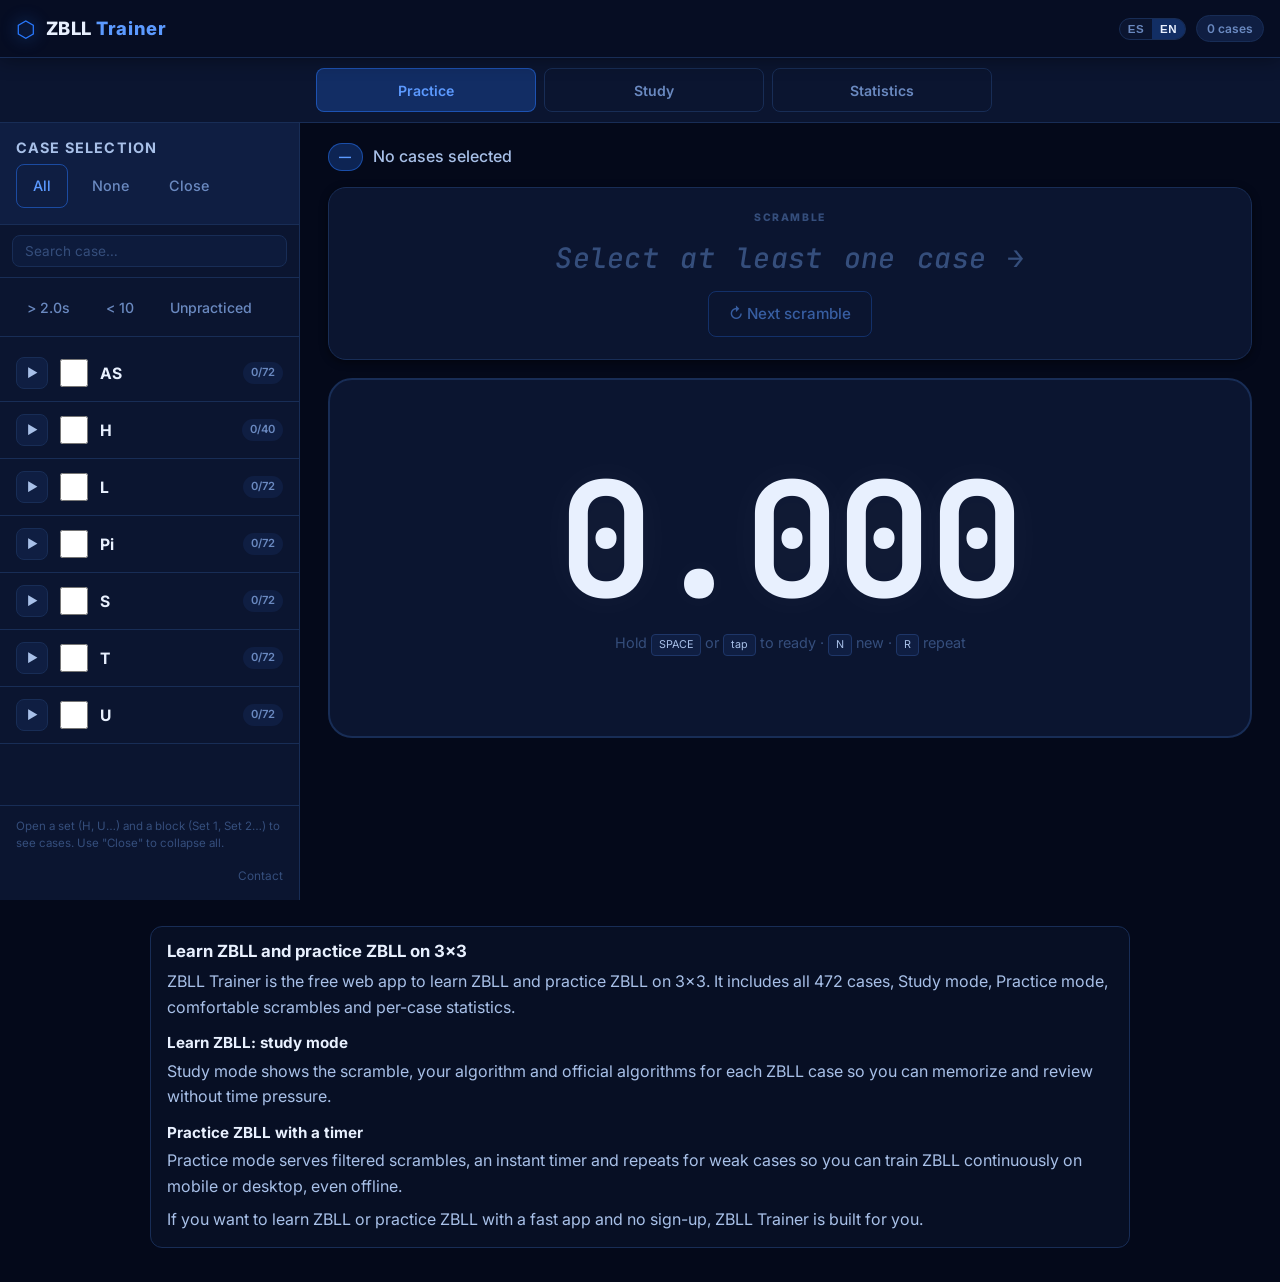
<file: index.html>
<!DOCTYPE html>
<html lang="es">
<head>
  <!-- Google Tag Manager -->
  <script>(function(w,d,s,l,i){w[l]=w[l]||[];w[l].push({'gtm.start':
  new Date().getTime(),event:'gtm.js'});var f=d.getElementsByTagName(s)[0],
  j=d.createElement(s),dl=l!='dataLayer'?'&l='+l:'';j.async=true;j.src=
  'https://www.googletagmanager.com/gtm.js?id='+i+dl;f.parentNode.insertBefore(j,f);
  })(window,document,'script','dataLayer','GTM-WMHRV88R');</script>
  <!-- End Google Tag Manager -->
  <!-- Google tag (gtag.js) -->
  <script async src="https://www.googletagmanager.com/gtag/js?id=G-3593456PPB"></script>
  <script>
    window.dataLayer = window.dataLayer || [];
    function gtag(){dataLayer.push(arguments);}
    gtag('js', new Date());
    gtag('config', 'G-3593456PPB');
  </script>
  <meta charset="UTF-8" />
  <meta name="viewport" content="width=device-width, initial-scale=1.0, viewport-fit=cover" />
  <meta name="description" content="Aprende y practica ZBLL en cubo 3x3 gratis. Modo Aprender, modo Practicar, 472 casos ZBLL, cronómetro, estadísticas y uso offline." />
  <meta name="keywords" content="aprender ZBLL, practicar ZBLL, entrenar ZBLL, ZBLL 3x3, ZBLL trainer, learn ZBLL, practice ZBLL, algoritmos ZBLL" />
  <meta name="robots" content="index,follow,max-image-preview:large,max-snippet:-1,max-video-preview:-1" />
  <link rel="canonical" href="https://zblltrainer.com/" />
  <link rel="alternate" hreflang="es" href="https://zblltrainer.com/" />
  <link rel="alternate" hreflang="en" href="https://zblltrainer.com/en.html" />
  <link rel="alternate" hreflang="x-default" href="https://zblltrainer.com/" />

  <meta property="og:locale" content="es_ES" />
  <meta property="og:locale:alternate" content="en_US" />
  <meta property="og:type" content="website" />
  <meta property="og:site_name" content="ZBLL Trainer" />
  <meta property="og:title" content="Aprender y practicar ZBLL 3x3 | ZBLL Trainer" />
  <meta property="og:description" content="Aprende y practica ZBLL en cubo 3x3: modo Aprender, modo Practicar, cronómetro, estadísticas y app offline." />
  <meta property="og:url" content="https://zblltrainer.com/" />
  <meta property="og:image" content="https://zblltrainer.com/icon-512.png" />

  <meta name="twitter:card" content="summary_large_image" />
  <meta name="twitter:title" content="Aprender y practicar ZBLL 3x3 | ZBLL Trainer" />
  <meta name="twitter:description" content="Aprende y practica ZBLL en cubo 3x3 gratis. Modo Aprender, modo Practicar, cronómetro y estadísticas por caso." />
  <meta name="twitter:image" content="https://zblltrainer.com/icon-512.png" />
  <meta name="theme-color" content="#0d1b3e" />
  <meta name="apple-mobile-web-app-capable" content="yes" />
  <meta name="apple-mobile-web-app-status-bar-style" content="black-translucent" />
  <meta name="apple-mobile-web-app-title" content="ZBLL Trainer" />

  <title>Aprender y practicar ZBLL 3x3 | ZBLL Trainer</title>

  <link rel="manifest" href="manifest.json" />
  <link rel="icon" href="favicon.ico" sizes="any" />
  <link rel="icon" type="image/png" sizes="32x32" href="favicon-32x32.png" />
  <link rel="icon" type="image/png" sizes="48x48" href="favicon-48x48.png" />
  <link rel="icon" type="image/png" sizes="96x96" href="favicon-96x96.png" />
  <link rel="apple-touch-icon" sizes="180x180" href="apple-touch-icon.png" />

  <link rel="preconnect" href="https://fonts.googleapis.com" />
  <link rel="preconnect" href="https://fonts.gstatic.com" crossorigin />
  <link href="https://fonts.googleapis.com/css2?family=Inter:wght@300;400;500;600;700;800&family=JetBrains+Mono:wght@400;500;700&display=swap" rel="stylesheet" />

  <link rel="stylesheet" href="styles.css" />

  <script type="application/ld+json">
  {
    "@context": "https://schema.org",
    "@graph": [
      {
        "@type": "WebSite",
        "name": "ZBLL Trainer",
        "alternateName": ["Aprender ZBLL", "Practicar ZBLL", "ZBLL Trainer 3x3"],
        "url": "https://zblltrainer.com/",
        "inLanguage": ["es", "en"],
        "description": "Web para aprender ZBLL y practicar ZBLL en cubo 3x3 con cronómetro, estadísticas y modo offline."
      },
      {
        "@type": "SoftwareApplication",
        "name": "ZBLL Trainer",
        "applicationCategory": "GameApplication",
        "operatingSystem": "Web",
        "inLanguage": ["es", "en"],
        "url": "https://zblltrainer.com/",
        "description": "Aplicación web gratuita para aprender ZBLL y practicar casos ZBLL en cubo 3x3 con cronómetro, estadísticas y modo offline.",
        "offers": {
          "@type": "Offer",
          "price": "0",
          "priceCurrency": "EUR"
        },
        "keywords": "aprender ZBLL, practicar ZBLL, entrenar ZBLL, ZBLL 3x3, learn ZBLL, practice ZBLL"
      }
    ]
  }
  </script>
</head>
<body>
  <!-- Google Tag Manager (noscript) -->
  <noscript><iframe src="https://www.googletagmanager.com/ns.html?id=GTM-WMHRV88R"
  height="0" width="0" style="display:none;visibility:hidden"></iframe></noscript>
  <!-- End Google Tag Manager (noscript) -->

  <header id="app-header" class="app-header">
    <div class="header-inner">
      <button id="sidebar-toggle" class="icon-btn" data-i18n-aria="header.toggleSidebar" aria-expanded="false">
        <span class="hamburger" aria-hidden="true">
          <span></span><span></span><span></span>
        </span>
      </button>

      <div class="header-brand">
        <span class="brand-cube" aria-hidden="true">⬡</span>
        <h1 class="brand-title">ZBLL <span class="brand-accent">Trainer</span></h1>
      </div>

      <div class="header-actions">
        <div class="lang-switch" role="group" data-i18n-aria="header.langSwitch">
          <button type="button" class="lang-btn" data-lang-btn="es" aria-pressed="true">ES</button>
          <button type="button" class="lang-btn" data-lang-btn="en" aria-pressed="false">EN</button>
        </div>
        <div id="selected-count-badge" class="badge" data-i18n-title="header.selectedCases">0 casos</div>
        <button id="install-btn" class="btn btn-accent btn-sm" style="display:none" data-i18n-aria="header.installApp">
          <span data-i18n="header.install">Instalar</span>
        </button>
      </div>
    </div>
  </header>

  <div class="app-shell">
  <nav class="app-nav" data-i18n-aria="nav.sections">
    <div class="app-nav-inner">
      <button type="button" class="app-nav-btn active" data-view="practice" aria-current="page" data-i18n="nav.practice">Practicar</button>
      <button type="button" class="app-nav-btn" data-view="study" data-i18n="nav.study">Aprender</button>
      <button type="button" class="app-nav-btn" data-view="stats" data-i18n="nav.stats">Estadísticas</button>
    </div>
  </nav>

  <div class="app-layout">

    <div id="sidebar-overlay" class="sidebar-overlay" aria-hidden="true"></div>

    <aside id="sidebar" class="sidebar" data-i18n-aria="sidebar.casesLabel">
      <div class="sidebar-head">
        <h2 id="sidebar-title" class="sidebar-title" data-i18n="sidebar.title">Selección de Casos</h2>
        <div class="sidebar-bulk-actions">
          <button id="select-all-btn" class="btn btn-sm btn-outline" data-i18n="sidebar.selectAll">Todo</button>
          <button id="deselect-all-btn" class="btn btn-sm btn-ghost" data-i18n="sidebar.deselectAll">Ninguno</button>
          <button id="collapse-all-btn" class="btn btn-sm btn-ghost" data-i18n="sidebar.collapseAll" data-i18n-title="sidebar.collapseAllTitle">Cerrar</button>
        </div>
      </div>

      <div class="sidebar-search">
        <input type="search" id="case-search" class="search-input" data-i18n-placeholder="sidebar.search" placeholder="Buscar caso…" autocomplete="off" />
      </div>

      <div class="sidebar-train-tools" data-i18n-aria="sidebar.trainTools">
        <button id="filter-slow-btn" class="btn btn-sm btn-ghost" data-i18n-title="sidebar.filterSlowTitle">&gt; 2.0s</button>
        <button id="filter-low-btn" class="btn btn-sm btn-ghost" data-i18n-title="sidebar.filterLowTitle">&lt; 10</button>
        <button id="filter-unseen-btn" class="btn btn-sm btn-ghost" data-i18n="sidebar.filterUnseen" data-i18n-title="sidebar.filterUnseenTitle">Sin practicar</button>
      </div>

      <div id="accordion" class="accordion" role="list"></div>

      <div class="sidebar-footer">
        <p class="sidebar-hint" data-i18n="sidebar.hint">Abre un set (H, U…) y un bloque (Set 1, Set 2…) para ver los casos. Usa «Cerrar» para plegar todo.</p>
        <p class="sidebar-contact-link-wrap">
          <a
            class="sidebar-contact-link"
            href="https://mail.google.com/mail/?view=cm&fs=1&to=contact@zblltrainer.com&su=Contacto%20desde%20ZBLL%20Trainer"
            target="_blank"
            rel="noopener noreferrer"
            data-i18n="sidebar.contact"
            data-i18n-aria="sidebar.contactAria"
          >
            Contacto
          </a>
        </p>
      </div>
    </aside>

    <main id="main-content" class="main-content" aria-label="Main">

      <div id="practice-view" class="practice-view">
      <div id="practice-top" class="practice-top">
        <div id="case-info-bar" class="case-info-bar">
          <span id="info-set" class="info-badge info-set">—</span>
          <span id="info-case" class="info-case" data-i18n="practice.selectToStart">Selecciona casos para empezar</span>
          <span id="info-alg-count" class="info-alg-count"></span>
        </div>

        <section id="scramble-section" class="scramble-section" data-i18n-aria="practice.scrambleSection">
          <p class="scramble-label" data-i18n="practice.scramble">SCRAMBLE</p>
          <div id="scramble-moves" class="scramble-moves" aria-live="polite">
            <span class="scramble-placeholder" data-i18n="practice.loading">Cargando casos…</span>
          </div>
          <div class="scramble-actions">
            <button id="next-scramble-btn" class="btn btn-outline btn-sm" type="button" data-i18n="practice.nextScramble" data-i18n-aria="practice.nextScrambleAria">
              ↻ Siguiente scramble
            </button>
          </div>
        </section>
      </div>

      <section
        id="timer-area"
        class="timer-area"
        tabindex="0"
        role="button"
        data-i18n-aria="timer.area"
        aria-live="polite"
      >
        <div id="timer-display" class="timer-display" data-phase="idle">
          <span id="timer-value">0.000</span>
        </div>
        <p id="timer-hint" class="timer-hint" data-i18n-html="timer.idle">
          Mantén <kbd>ESPACIO</kbd> o <kbd>toca</kbd> la pantalla para preparar
        </p>
      </section>

      <section id="result-section" class="result-section hidden" data-i18n-aria="result.section">
        <div class="result-inner">

          <div class="result-time-row">
            <span class="result-label" data-i18n="result.time">Tiempo:</span>
            <span id="result-time" class="result-time-val">—</span>
            <button id="discard-last-time-btn" class="btn btn-sm btn-outline hidden" type="button" data-i18n="result.discard" data-i18n-title="result.discardTitle">
              🗑 Descartar tiempo
            </button>
            <button id="repeat-weak-btn" class="btn btn-sm btn-outline hidden" data-i18n="result.repeat" data-i18n-title="result.repeatTitle">Repetir caso</button>
            <button id="open-study-btn" class="btn btn-sm btn-outline hidden" type="button" data-i18n="result.learn" data-i18n-title="result.learnTitle">📖 Aprender caso</button>
          </div>

          <div class="result-case-row">
            <div class="result-image-wrap">
              <img
                id="case-img"
                class="case-img"
                data-i18n-aria="result.caseDiagram"
                alt="Diagrama del caso ZBLL"
                loading="lazy"
              />
              <div id="case-img-fallback" class="case-img-fallback hidden">
                <span data-i18n="result.noImageOffline">Sin imagen offline</span>
              </div>
            </div>

            <div class="result-alg-wrap">
              <p class="result-alg-label" data-i18n="result.algorithm">Algoritmo:</p>
              <code id="result-alg-text" class="result-alg-code"></code>
              <p class="result-alg-case">
                <span id="result-case-name"></span>
              </p>
            </div>
          </div>

        </div>
      </section>
      </div>

      <section id="study-view" class="study-view" data-i18n-aria="study.section">
        <div class="study-empty" id="study-empty">
          <p data-i18n="study.empty">Elige un caso en el panel izquierdo para ver su imagen, algoritmos y tus notas.</p>
        </div>

        <div id="study-detail" class="study-detail hidden">
          <div class="study-detail-head">
            <div class="study-case-title">
              <span id="study-set-badge" class="info-badge info-set">—</span>
              <h2 id="study-case-name" class="study-case-name">—</h2>
            </div>
            <div class="study-nav">
              <button type="button" id="study-prev-btn" class="btn btn-outline btn-sm" data-i18n="study.prev" data-i18n-aria="study.prevAria">← Anterior</button>
              <button type="button" id="study-next-btn" class="btn btn-outline btn-sm" data-i18n="study.next" data-i18n-aria="study.nextAria">Siguiente →</button>
            </div>
          </div>

          <div class="study-layout">
            <div class="study-visual">
              <div class="study-img-wrap">
                <img id="study-case-img" class="study-case-img case-img" data-i18n-aria="result.caseDiagram" alt="Diagrama del caso ZBLL" loading="eager" decoding="async" />
                <div id="study-img-fallback" class="case-img-fallback hidden"><span data-i18n="study.noImage">Sin imagen</span></div>
              </div>
              <button type="button" id="study-practice-btn" class="btn btn-accent" data-i18n="study.practiceOnly">Practicar solo este caso</button>
            </div>

            <div class="study-fields">
              <div class="study-block study-block-setup">
                <h3 class="study-block-title" data-i18n="study.setup">Mezcla</h3>
                <div id="study-setup-moves" class="study-setup-moves" aria-live="polite"></div>
                <button type="button" id="study-setup-copy-btn" class="btn btn-outline btn-sm" data-i18n="study.copySetup">Copiar mezcla</button>
              </div>

              <div class="study-block study-block-primary">
                <h3 class="study-block-title" data-i18n="study.myAlg">Mi algoritmo</h3>
                <div class="study-my-alg-row">
                  <div id="study-my-alg-view" class="study-my-alg-view">
                    <p id="study-my-alg-empty" class="study-my-alg-empty" data-i18n="study.noCustomAlg">Sin versión personalizada</p>
                    <p id="study-my-alg-display" class="study-my-alg-display hidden"></p>
                  </div>
                  <button type="button" id="study-alg-edit-btn" class="study-edit-btn" data-i18n-title="study.editAlg" data-i18n-aria="study.editAlgAria">
                    <span class="study-edit-icon" aria-hidden="true">✎</span>
                  </button>
                </div>
                <textarea id="study-alg-input" class="study-textarea mono hidden" rows="4" data-i18n-placeholder="study.algPlaceholder" placeholder="Ej: (R U R') (U') (R U2 R')"></textarea>

                <div id="study-notes-below" class="study-notes-below hidden">
                  <p id="study-notes-display" class="study-notes-display"></p>
                  <button type="button" id="study-notes-edit-btn" class="btn btn-ghost btn-sm study-notes-edit-link" data-i18n="study.editNotes">Editar observación</button>
                </div>
              </div>

              <div class="study-block">
                <h3 class="study-block-title" data-i18n="study.officialAlgs">Algoritmos oficiales</h3>
                <div id="study-official-algs" class="study-official-algs"></div>
              </div>

              <div class="study-block" id="study-notes-block">
                <label class="study-block-title" for="study-notes-input" data-i18n="study.notes">Observaciones</label>
                <textarea id="study-notes-input" class="study-textarea" rows="4" data-i18n-placeholder="study.notesPlaceholder" placeholder="Patrones, comparaciones con otros casos, recordatorios…"></textarea>
              </div>

              <p id="study-save-hint" class="study-save-hint" aria-live="polite" data-i18n="study.saveHint">Los cambios se guardan automáticamente en este dispositivo.</p>
            </div>
          </div>
        </div>
      </section>

    </main>
  </div>
  </div>

  <section id="stats-panel" class="stats-panel" data-i18n-aria="stats.section">
    <div class="stats-header">
      <h2 class="stats-title">
        <span class="stats-icon" aria-hidden="true">📊</span>
        <span data-i18n="stats.title">Estadísticas</span>
      </h2>
      <div class="stats-actions">
        <button id="export-btn" class="btn btn-outline btn-sm" data-i18n="stats.export" data-i18n-aria="stats.exportAria">
          ⬆ Exportar
        </button>
        <label class="btn btn-outline btn-sm" for="import-file" data-i18n-aria="stats.importAria">
          <span data-i18n="stats.import">⬇ Importar</span>
          <input type="file" id="import-file" accept=".json" aria-hidden="true" />
        </label>
        <button id="clear-stats-btn" class="btn btn-danger btn-sm" data-i18n="stats.clear" data-i18n-aria="stats.clearAria">
          🗑 Limpiar
        </button>
      </div>
    </div>

    <div class="stats-summary" id="stats-summary" aria-live="polite"></div>

    <div class="stats-filters" data-i18n-aria="stats.filters">
      <input id="stats-search" class="search-input stats-search" type="search" data-i18n-placeholder="stats.search" placeholder="Buscar caso o set…" autocomplete="off" />
      <select id="stats-set-filter" class="stats-select">
        <option value="all" data-i18n="stats.allSets">Todos los sets</option>
      </select>
      <select id="stats-level-filter" class="stats-select">
        <option value="all" data-i18n="stats.allLevels">Todos</option>
        <option value="weak" data-i18n="stats.onlyWeak">Solo flojos</option>
        <option value="strong" data-i18n="stats.onlyStrong">Solo dominados</option>
      </select>
    </div>

    <div class="stats-table-wrap" role="region" data-i18n-aria="stats.table" tabindex="0">
      <table id="stats-table" class="stats-table" aria-sort="none">
        <thead>
          <tr>
            <th class="sortable" data-col="set" tabindex="0" role="columnheader" aria-sort="ascending"><span data-i18n="stats.colSet">Set</span> <span class="sort-arrow">↕</span></th>
            <th class="sortable" data-col="case" tabindex="0" role="columnheader"><span data-i18n="stats.colCase">Caso</span> <span class="sort-arrow">↕</span></th>
            <th class="sortable" data-col="count" tabindex="0" role="columnheader"><span data-i18n="stats.colCount">Count</span> <span class="sort-arrow">↕</span></th>
            <th class="sortable" data-col="mean" tabindex="0" role="columnheader"><span data-i18n="stats.colMean">Media</span> <span class="sort-arrow">↕</span></th>
            <th class="sortable" data-col="ao5" tabindex="0" role="columnheader">Ao5 <span class="sort-arrow">↕</span></th>
            <th class="sortable" data-col="ao12" tabindex="0" role="columnheader">Ao12 <span class="sort-arrow">↕</span></th>
            <th class="sortable" data-col="last" tabindex="0" role="columnheader"><span data-i18n="stats.colLast">Último</span> <span class="sort-arrow">↕</span></th>
            <th><span data-i18n="stats.colActions">Acciones</span></th>
          </tr>
        </thead>
        <tbody id="stats-tbody"></tbody>
      </table>
      <p id="stats-empty" class="stats-empty" role="status" data-i18n-html="stats.empty">
        Aún no hay tiempos registrados.<br />¡Empieza a practicar!
      </p>
    </div>
  </section>

  <div id="toast-container" class="toast-container" aria-live="assertive" aria-atomic="true"></div>

  <div id="confirm-modal" class="modal-backdrop hidden" role="dialog" aria-modal="true" aria-labelledby="modal-title">
    <div class="modal-box">
      <h3 id="modal-title" class="modal-title" data-i18n="modal.confirmTitle">¿Confirmar acción?</h3>
      <p id="modal-body" class="modal-body"></p>
      <div class="modal-actions">
        <button id="modal-cancel" class="btn btn-ghost" data-i18n="modal.cancel">Cancelar</button>
        <button id="modal-confirm" class="btn btn-danger" data-i18n="modal.confirm">Confirmar</button>
      </div>
    </div>
  </div>

  <section class="seo-content" aria-label="Aprender y practicar ZBLL">
    <h2 data-i18n="seo.title">Aprender ZBLL y practicar ZBLL en cubo 3x3</h2>
    <p data-i18n="seo.p1">
      ZBLL Trainer es la web gratuita para aprender ZBLL y practicar ZBLL en 3x3.
      Incluye los 472 casos, modo Aprender, modo Practicar, mezclas cómodas y estadísticas por caso.
    </p>
    <h3 data-i18n="seo.h3Learn">Aprender ZBLL: modo estudio</h3>
    <p data-i18n="seo.pLearn">
      El modo Aprender te muestra la mezcla, tu algoritmo y los algoritmos oficiales de cada caso ZBLL
      para memorizar y repasar sin presión de tiempo.
    </p>
    <h3 data-i18n="seo.h3Practice">Practicar ZBLL con cronómetro</h3>
    <p data-i18n="seo.pPractice">
      El modo Practicar lanza scrambles filtrados, cronómetro instantáneo y repeticiones de casos flojos
      para entrenar ZBLL de forma continua desde móvil o escritorio, incluso sin conexión.
    </p>
    <p data-i18n="seo.p2">
      Si buscas aprender ZBLL o practicar ZBLL con una app rápida y sin registro, ZBLL Trainer está pensada para ti.
    </p>
  </section>

  <script src="i18n.js"></script>
  <script src="app.js"></script>
</body>
</html>
</file>
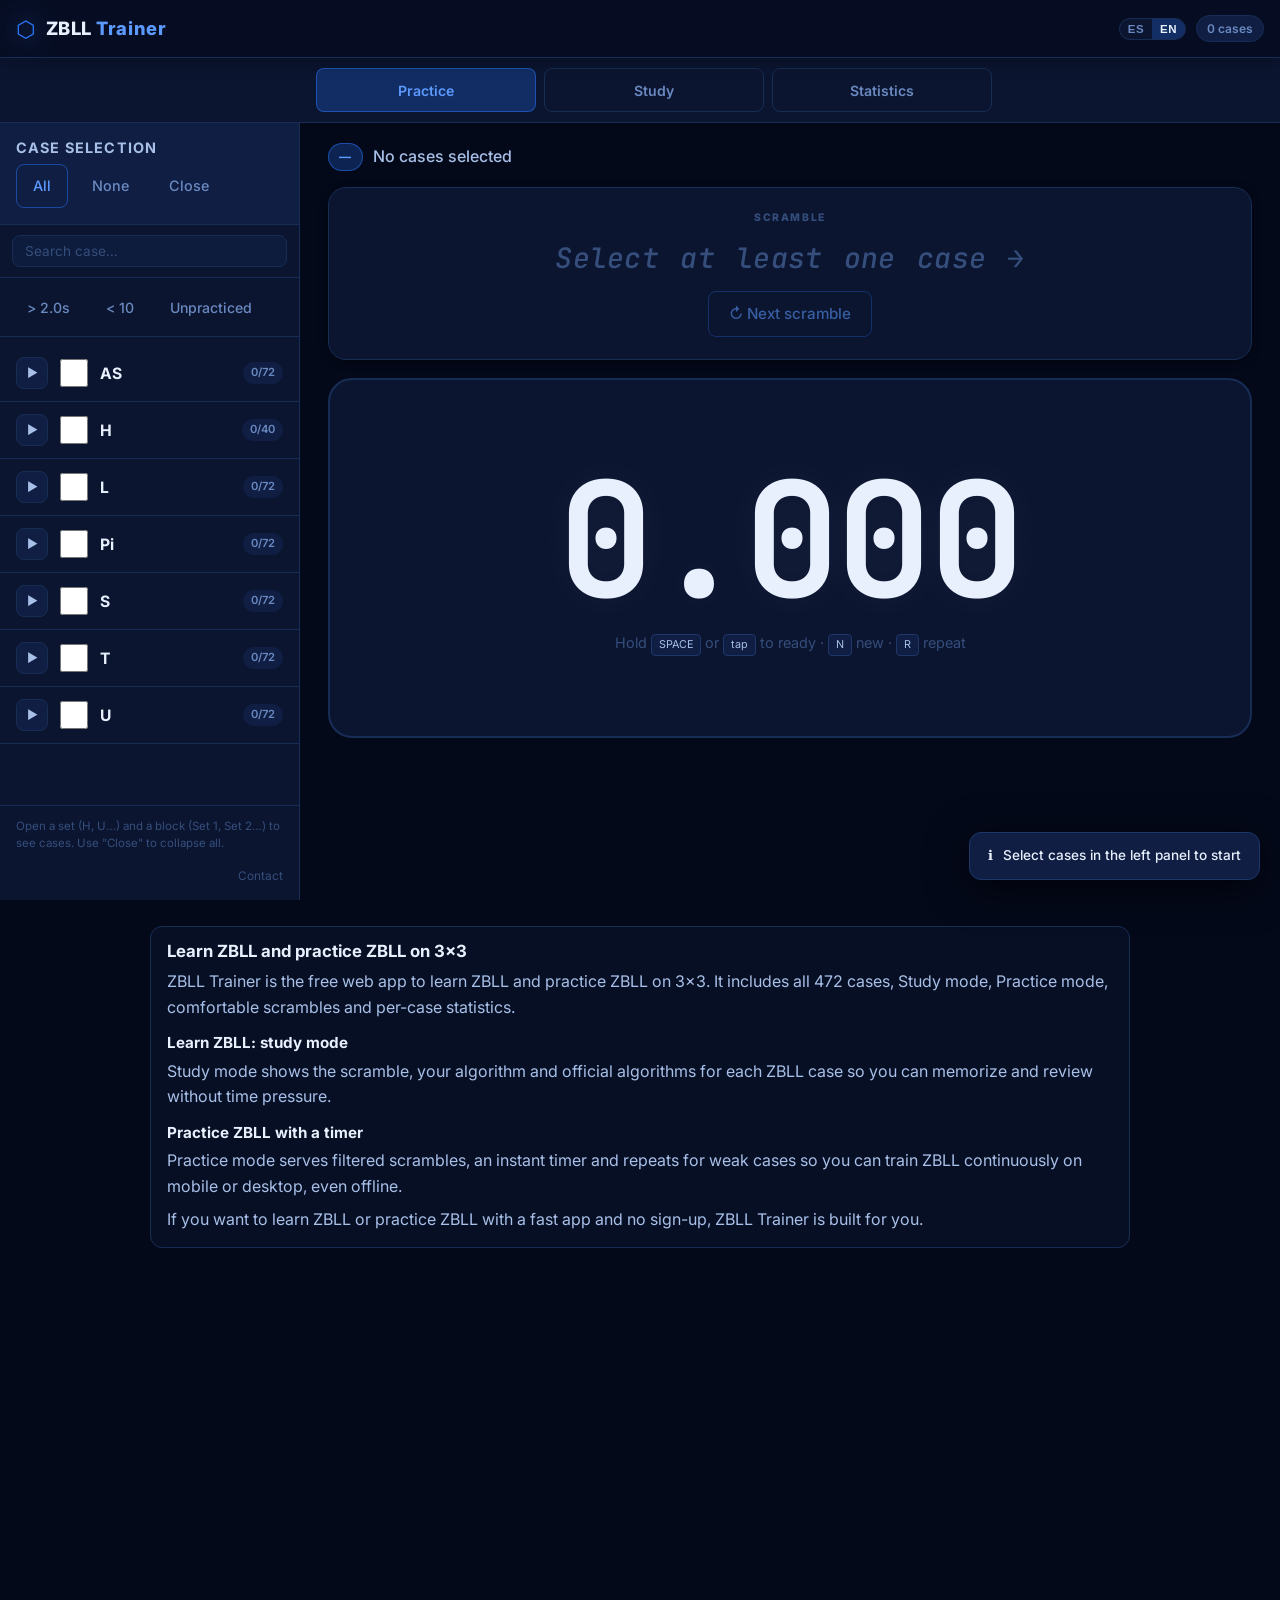
<file: en.html>
<!DOCTYPE html>
<html lang="en">
<head>
  <!-- Google tag (gtag.js) -->
  <script async src="https://www.googletagmanager.com/gtag/js?id=G-3593456PPB"></script>
  <script>
    window.dataLayer = window.dataLayer || [];
    function gtag(){dataLayer.push(arguments);}
    gtag('js', new Date());
    gtag('config', 'G-3593456PPB');
  </script>
  <meta charset="UTF-8" />
  <meta http-equiv="refresh" content="0; url=./?lang=en" />
  <link rel="canonical" href="https://zblltrainer.com/en.html" />
  <link rel="alternate" hreflang="en" href="https://zblltrainer.com/en.html" />
  <link rel="alternate" hreflang="es" href="https://zblltrainer.com/" />
  <title>Learn and practice ZBLL 3x3 | ZBLL Trainer</title>
  <meta name="description" content="Learn and practice ZBLL on 3x3 for free. Study mode, practice mode, 472 ZBLL cases, timer, statistics and offline support." />
  <meta name="keywords" content="learn ZBLL, practice ZBLL, train ZBLL, ZBLL 3x3, ZBLL trainer, ZBLL algorithms" />
</head>
<body>
  <h1>Learn and practice ZBLL on 3x3</h1>
  <p>ZBLL Trainer helps you learn ZBLL and practice ZBLL cases with study mode, practice mode, timer and statistics.</p>
  <p><a href="./?lang=en">Open ZBLL Trainer in English</a></p>
</body>
</html>
</file>
<file: styles.css>
/* ══════════════════════════════════════════════════════════════
   ZBLL Trainer — styles.css
   Dark Mode Blue Design System
   ══════════════════════════════════════════════════════════════ */

/* ─── Google Fonts fallback (loaded in HTML) ──────────────────── */
@import url('https://fonts.googleapis.com/css2?family=Inter:wght@300;400;500;600;700;800&family=JetBrains+Mono:wght@400;500;700&display=swap');

/* ─── Design Tokens ───────────────────────────────────────────── */
:root {
  /* Backgrounds */
  --bg-deep:      #04091a;
  --bg-surface:   #070f24;
  --bg-card:      #0b1530;
  --bg-elevated:  #0f1e42;
  --bg-hover:     #162350;
  --bg-input:     #0d1b3c;

  /* Accent — Electric Blue */
  --accent:       #2979ff;
  --accent-light: #5c9aff;
  --accent-dark:  #1a5ccc;
  --accent-glow:  rgba(41, 121, 255, 0.25);
  --accent-glow-strong: rgba(41, 121, 255, 0.45);

  /* State colors */
  --ready:        #00e676;
  --ready-dark:   #00b259;
  --ready-glow:   rgba(0, 230, 118, 0.35);
  --running:      #2979ff;
  --running-glow: rgba(41, 121, 255, 0.4);
  --danger:       #ff4f6d;
  --danger-dark:  #cc2244;
  --success:      #00e676;
  --warn:         #ffc107;

  /* Text */
  --text-primary:   #e8f0fe;
  --text-secondary: #a8c0e8;
  --text-muted:     #6a89c0;
  --text-dim:       #354e7c;

  /* Borders */
  --border:       #182d56;
  --border-light: #1e3668;
  --border-accent: rgba(41, 121, 255, 0.5);

  /* Layout */
  --sidebar-width:  300px;
  --header-height:  58px;

  /* Radii */
  --r-xs: 4px;
  --r-sm: 8px;
  --r-md: 12px;
  --r-lg: 18px;
  --r-xl: 24px;
  --r-full: 9999px;

  /* Transitions */
  --t-fast:   120ms ease;
  --t-base:   200ms cubic-bezier(0.4, 0, 0.2, 1);
  --t-slow:   350ms cubic-bezier(0.4, 0, 0.2, 1);

  /* Shadows */
  --shadow-sm:  0 2px 8px rgba(0,0,0,0.45);
  --shadow-md:  0 4px 24px rgba(0,0,0,0.55);
  --shadow-lg:  0 8px 40px rgba(0,0,0,0.65);
  --shadow-accent: 0 4px 24px rgba(41,121,255,0.3);
}

/* ─── Reset ───────────────────────────────────────────────────── */
*, *::before, *::after { box-sizing: border-box; margin: 0; padding: 0; }

html { scroll-behavior: smooth; font-size: 16px; }

body {
  font-family: 'Inter', system-ui, -apple-system, sans-serif;
  background: var(--bg-deep);
  color: var(--text-primary);
  line-height: 1.6;
  min-height: 100dvh;
  display: flex;
  flex-direction: column;
  overflow-x: hidden;
  -webkit-font-smoothing: antialiased;
  -moz-osx-font-smoothing: grayscale;
}

/* ─── Scrollbar ───────────────────────────────────────────────── */
::-webkit-scrollbar { width: 5px; height: 5px; }
::-webkit-scrollbar-track { background: var(--bg-surface); }
::-webkit-scrollbar-thumb { background: var(--border-light); border-radius: var(--r-full); }
::-webkit-scrollbar-thumb:hover { background: var(--accent-dark); }

/* ─── Typography helpers ──────────────────────────────────────── */
h1, h2, h3 { line-height: 1.2; font-weight: 700; }
code, kbd, .mono { font-family: 'JetBrains Mono', 'Consolas', monospace; }
kbd {
  display: inline-block;
  padding: 2px 7px;
  background: var(--bg-elevated);
  border: 1px solid var(--border-light);
  border-radius: var(--r-xs);
  font-size: 0.75em;
  font-family: inherit;
  color: var(--text-secondary);
}

/* ─── Utility: hidden ─────────────────────────────────────────── */
.hidden { display: none !important; }
.sr-only { position: absolute; width:1px; height:1px; overflow:hidden; clip:rect(0,0,0,0); }

/* ══════════════════════════════════════════════════════════════
   COMPONENTS — Buttons
   ══════════════════════════════════════════════════════════════ */
.btn {
  display: inline-flex;
  align-items: center;
  gap: 6px;
  padding: 8px 16px;
  border: none;
  border-radius: var(--r-sm);
  font-family: inherit;
  font-size: 0.875rem;
  font-weight: 500;
  cursor: pointer;
  transition: background var(--t-base), box-shadow var(--t-base), transform var(--t-fast), color var(--t-base);
  white-space: nowrap;
  text-decoration: none;
  user-select: none;
}
.btn:active { transform: scale(0.96); }
.btn:focus-visible { outline: 2px solid var(--accent); outline-offset: 3px; }

.btn-accent { background: var(--accent); color: #fff; box-shadow: var(--shadow-accent); }
.btn-accent:hover { background: var(--accent-light); box-shadow: 0 4px 28px rgba(41,121,255,0.45); }

.btn-outline {
  background: transparent;
  color: var(--accent-light);
  border: 1px solid var(--border-accent);
}
.btn-outline:hover { background: var(--accent-glow); border-color: var(--accent); }

.btn-ghost { background: transparent; color: var(--text-muted); }
.btn-ghost:hover { background: var(--bg-elevated); color: var(--text-primary); }

.btn-danger { background: var(--danger); color: #fff; }
.btn-danger:hover { background: var(--danger-dark); }

.btn-sm {
  padding: 9px 15px;
  font-size: 0.88rem;
  min-height: 38px;
}

/* ─── Icon button (hamburger) ─────────────────────────────────── */
.icon-btn {
  display: flex;
  align-items: center;
  justify-content: center;
  width: 40px; height: 40px;
  background: transparent;
  border: 1px solid var(--border);
  border-radius: var(--r-sm);
  cursor: pointer;
  transition: background var(--t-base), border-color var(--t-base);
}
.icon-btn:hover { background: var(--bg-elevated); border-color: var(--border-light); }
.icon-btn:focus-visible { outline: 2px solid var(--accent); outline-offset: 3px; }

/* ─── Hamburger ───────────────────────────────────────────────── */
.hamburger {
  display: flex; flex-direction: column;
  gap: 4px; width: 20px;
}
.hamburger span {
  display: block; height: 2px;
  background: var(--text-secondary);
  border-radius: 2px;
  transition: transform var(--t-base), opacity var(--t-base), width var(--t-base);
}
.hamburger span:first-child { width: 20px; }
.hamburger span:nth-child(2) { width: 14px; }
.hamburger span:last-child { width: 20px; }

.sidebar-open .hamburger span:first-child { transform: translateY(6px) rotate(45deg); width: 20px; }
.sidebar-open .hamburger span:nth-child(2) { opacity: 0; width: 0; }
.sidebar-open .hamburger span:last-child { transform: translateY(-6px) rotate(-45deg); width: 20px; }

/* ─── Badge ───────────────────────────────────────────────────── */
.badge {
  display: inline-flex;
  align-items: center;
  padding: 3px 10px;
  background: var(--bg-elevated);
  border: 1px solid var(--border);
  border-radius: var(--r-full);
  font-size: 0.75rem;
  font-weight: 600;
  color: var(--text-muted);
  transition: background var(--t-base), color var(--t-base);
}
.badge.active { background: var(--accent-glow); border-color: var(--border-accent); color: var(--accent-light); }

/* ══════════════════════════════════════════════════════════════
   HEADER
   ══════════════════════════════════════════════════════════════ */
.app-header {
  position: sticky;
  top: 0;
  z-index: 100;
  height: var(--header-height);
  background: rgba(7, 15, 36, 0.92);
  backdrop-filter: blur(16px);
  -webkit-backdrop-filter: blur(16px);
  border-bottom: 1px solid var(--border);
  box-shadow: 0 1px 20px rgba(0,0,0,0.4);
}
.header-inner {
  display: flex;
  align-items: center;
  gap: 12px;
  height: 100%;
  padding: 0 16px;
  max-width: 1400px;
  margin: 0 auto;
}
.header-brand {
  display: flex; align-items: center; gap: 10px;
  flex: 1;
}
.brand-cube {
  font-size: 1.4rem;
  color: var(--accent);
  filter: drop-shadow(0 0 8px var(--accent));
  animation: pulse-glow 3s ease-in-out infinite;
}
@keyframes pulse-glow {
  0%, 100% { filter: drop-shadow(0 0 6px var(--accent)); }
  50% { filter: drop-shadow(0 0 14px var(--accent-light)); }
}
.brand-title {
  font-size: 1.15rem;
  font-weight: 800;
  letter-spacing: 0.03em;
  color: var(--text-primary);
}
.brand-accent { color: var(--accent-light); }
.header-actions { display: flex; align-items: center; gap: 10px; }

.lang-switch {
  display: inline-flex;
  border: 1px solid var(--border);
  border-radius: var(--r-full);
  overflow: hidden;
  background: var(--bg-card);
}

.lang-btn {
  border: none;
  background: transparent;
  color: var(--text-muted);
  font-size: 0.72rem;
  font-weight: 700;
  letter-spacing: 0.04em;
  padding: 4px 8px;
  cursor: pointer;
  transition: background var(--t-fast), color var(--t-fast);
}

.lang-btn:hover {
  color: var(--text-secondary);
  background: var(--bg-hover);
}

.lang-btn.active {
  color: var(--text-primary);
  background: var(--accent-glow);
}

/* ─── App shell (nav + layout unidos) ─────────────────────────── */
.app-shell {
  display: flex;
  flex-direction: column;
  flex: 1;
  min-height: calc(100dvh - var(--header-height));
  background: var(--bg-deep);
}

/* ─── App navigation (Practicar / Aprender / Estadísticas) ───── */
.app-nav {
  flex-shrink: 0;
  width: 100%;
  background: var(--bg-card);
  border-bottom: 1px solid var(--border);
}
.app-nav-inner {
  display: flex;
  gap: 8px;
  padding: 10px 16px;
  max-width: 1400px;
  margin: 0 auto;
}
.app-nav-btn {
  flex: 1;
  max-width: 220px;
  padding: 11px 16px;
  min-height: 44px;
  border: 1px solid var(--border);
  border-radius: var(--r-sm);
  background: var(--bg-card);
  color: var(--text-muted);
  font-family: inherit;
  font-size: 0.88rem;
  font-weight: 600;
  cursor: pointer;
  transition: background var(--t-base), border-color var(--t-base), color var(--t-base);
}
.app-nav-btn:hover {
  background: var(--bg-elevated);
  color: var(--text-primary);
}
.app-nav-btn.active {
  background: var(--accent-glow);
  border-color: var(--border-accent);
  color: var(--accent-light);
}
.app-nav-btn:focus-visible {
  outline: 2px solid var(--accent);
  outline-offset: 2px;
}

/* View modes */
body.view-practice .study-view { display: none !important; }
body.view-practice #stats-panel { display: none !important; }
body.view-study .practice-view { display: none !important; }
body.view-study #stats-panel { display: none !important; }
body.view-study #select-all-btn,
body.view-study #deselect-all-btn,
body.view-study .sidebar-train-tools { display: none !important; }
body.view-study #selected-count-badge { display: none !important; }

body.view-stats .app-layout { display: none !important; }
body.view-stats .app-shell {
  flex: 0 0 auto;
  min-height: 0;
}
body.view-stats #stats-panel {
  display: flex !important;
  flex: 1 1 auto;
  min-height: 0;
  overflow-y: auto;
  border-top: none;
}
body.view-study .acc-case-item {
  cursor: pointer;
  padding-left: 14px;
}
body.view-study .acc-case-item.selected {
  border-left-color: transparent;
  background: transparent;
}
body.view-study .acc-subset-cases .acc-case-item {
  padding-left: 28px;
}
body.view-study .acc-case-item.study-active {
  background: var(--accent-glow);
  border-left-color: var(--accent);
}
body.view-study .acc-case-item.study-active .acc-case-name {
  color: var(--accent-light);
}

/* ══════════════════════════════════════════════════════════════
   LAYOUT
   ══════════════════════════════════════════════════════════════ */
.app-layout {
  display: flex;
  flex: 1;
  min-height: 0;
  position: relative;
}

/* ══════════════════════════════════════════════════════════════
   SIDEBAR
   ══════════════════════════════════════════════════════════════ */
.sidebar {
  width: var(--sidebar-width);
  flex-shrink: 0;
  background: var(--bg-card);
  border-right: 1px solid var(--border);
  display: flex;
  flex-direction: column;
  overflow: hidden;
  transition: transform var(--t-slow), width var(--t-slow);
}
.sidebar-head {
  padding: 16px;
  border-bottom: 1px solid var(--border);
  background: var(--bg-elevated);
  display: flex;
  align-items: stretch;
  justify-content: flex-start;
  flex-direction: column;
  gap: 8px;
  flex-shrink: 0;
}
.sidebar-title {
  font-size: 0.9rem;
  font-weight: 700;
  color: var(--text-secondary);
  text-transform: uppercase;
  letter-spacing: 0.08em;
}
.sidebar-bulk-actions {
  display: flex;
  gap: 8px;
  flex-wrap: wrap;
  justify-content: flex-start;
  flex-shrink: 0;
}
.sidebar-bulk-actions .btn-sm {
  padding: 9px 15px;
  font-size: 0.88rem;
  line-height: 1.3;
  min-height: 40px;
}

.sidebar-search {
  padding: 10px 12px;
  border-bottom: 1px solid var(--border);
  flex-shrink: 0;
}
.search-input {
  width: 100%;
  padding: 7px 12px;
  background: var(--bg-input);
  border: 1px solid var(--border);
  border-radius: var(--r-sm);
  color: var(--text-primary);
  font-family: inherit;
  font-size: 0.85rem;
  outline: none;
  transition: border-color var(--t-base), box-shadow var(--t-base);
}
.search-input::placeholder { color: var(--text-dim); }
.search-input:focus { border-color: var(--accent); box-shadow: 0 0 0 3px var(--accent-glow); }

.sidebar-train-tools {
  display: flex;
  flex-wrap: wrap;
  gap: 6px;
  padding: 10px 12px;
  border-bottom: 1px solid var(--border);
}

.accordion {
  flex: 1;
  overflow-y: auto;
  padding: 8px 0;
}

.sidebar-footer {
  padding: 12px 16px;
  border-top: 1px solid var(--border);
  flex-shrink: 0;
}
.sidebar-hint {
  font-size: 0.72rem;
  color: var(--text-dim);
  line-height: 1.5;
}

/* ─── Accordion Items ─────────────────────────────────────────── */
.acc-set {
  border-bottom: 1px solid var(--border);
}
.acc-set-header {
  display: flex;
  align-items: center;
  gap: 10px;
  padding: 11px 14px;
  min-height: 40px;
  cursor: pointer;
  user-select: none;
  transition: background var(--t-base);
  background: transparent;
}
.acc-set-header:hover { background: var(--bg-hover); }

.acc-toggle-icon {
  display: inline-flex;
  align-items: center;
  justify-content: center;
  flex-shrink: 0;
  width: 32px;
  height: 32px;
  min-width: 32px;
  min-height: 32px;
  font-size: 0.75rem;
  line-height: 1;
  color: var(--text-secondary);
  background: var(--bg-elevated);
  border: 1px solid var(--border);
  border-radius: var(--r-sm);
  transition: transform var(--t-base), background var(--t-base), color var(--t-base);
  pointer-events: none;
}
.acc-set-header:active .acc-toggle-icon,
.acc-subset-header:active .acc-toggle-icon {
  background: var(--bg-hover);
  color: var(--text-primary);
}
.acc-set.open .acc-toggle-icon { transform: rotate(90deg); }

.acc-set-name {
  font-weight: 700;
  font-size: 0.98rem;
  color: var(--text-primary);
  flex: 1;
}
.acc-set-badge {
  font-size: 0.7rem;
  padding: 2px 8px;
  border-radius: var(--r-full);
  background: var(--bg-elevated);
  color: var(--text-muted);
  font-weight: 600;
  transition: background var(--t-base), color var(--t-base);
}
.acc-set-badge.all-selected { background: var(--accent-glow); color: var(--accent-light); }

.acc-set-check,
.acc-subset-check,
.acc-case-item input[type="checkbox"] {
  width: 24px;
  height: 24px;
  accent-color: var(--accent);
  cursor: pointer;
  flex-shrink: 0;
}

.acc-cases {
  overflow: hidden;
  max-height: 0;
  transition: max-height var(--t-slow);
  background: var(--bg-surface);
}
.acc-set.open .acc-cases { max-height: 12000px; }

.acc-subset + .acc-subset {
  border-top: 1px solid var(--border);
}

.acc-subset-header {
  display: flex;
  align-items: center;
  gap: 10px;
  padding: 8px 14px 8px 24px;
  min-height: 38px;
  font-size: 0.68rem;
  font-weight: 600;
  letter-spacing: 0.05em;
  text-transform: uppercase;
  color: var(--text-dim);
  background: var(--bg-elevated);
  border-left: 2px solid var(--accent);
  user-select: none;
  cursor: pointer;
  transition: background var(--t-base);
}
.acc-subset-header:hover { background: var(--bg-hover); }

.acc-subset-header .acc-toggle-icon {
  width: 30px;
  height: 30px;
  min-width: 30px;
  min-height: 30px;
  font-size: 0.7rem;
}
.acc-subset.open .acc-subset-header .acc-toggle-icon { transform: rotate(90deg); }

.acc-subset-cases {
  overflow: hidden;
  max-height: 0;
  transition: max-height var(--t-slow);
}
.acc-subset.open .acc-subset-cases { max-height: 800px; }

.acc-subset-label {
  flex: 1;
}

.acc-subset-badge {
  font-size: 0.65rem;
  padding: 1px 6px;
  border-radius: var(--r-full);
  background: var(--bg-surface);
  color: var(--text-muted);
  font-weight: 600;
  font-variant-numeric: tabular-nums;
}

.acc-subset-cases .acc-case-item {
  padding-left: 40px;
}

.acc-case-item {
  display: flex;
  align-items: center;
  gap: 10px;
  padding: 9px 14px 9px 36px;
  min-height: 38px;
  cursor: pointer;
  transition: background var(--t-base);
  border-left: 2px solid transparent;
}
.acc-case-item:hover { background: var(--bg-elevated); }
.acc-case-item.selected { border-left-color: var(--accent); }
.acc-case-name {
  font-size: 0.92rem;
  color: var(--text-secondary);
  flex: 1;
}
.acc-case-item.selected .acc-case-name { color: var(--text-primary); }

.acc-case-diff {
  font-size: 0.62rem;
  text-transform: uppercase;
  letter-spacing: 0.05em;
  border-radius: var(--r-full);
  padding: 2px 6px;
  font-weight: 700;
  border: 1px solid transparent;
}
.acc-case-diff-weak {
  color: #ff9aa8;
  background: rgba(255, 79, 109, 0.15);
  border-color: rgba(255, 79, 109, 0.45);
}
.acc-case-diff-mid {
  color: #ffd36b;
  background: rgba(255, 193, 7, 0.14);
  border-color: rgba(255, 193, 7, 0.4);
}
.acc-case-diff-learned {
  color: #9ae7ff;
  background: rgba(52, 210, 255, 0.14);
  border-color: rgba(52, 210, 255, 0.45);
}
.acc-case-diff-strong {
  color: #82f0ad;
  background: rgba(0, 230, 118, 0.14);
  border-color: rgba(0, 230, 118, 0.4);
}
.acc-case-diff-new {
  color: #9dc3ff;
  background: rgba(41, 121, 255, 0.16);
  border-color: rgba(41, 121, 255, 0.45);
}

.acc-case-thumb {
  width: 34px;
  height: 34px;
  flex-shrink: 0;
  border-radius: 4px;
  object-fit: contain;
  background: var(--bg-deep);
  pointer-events: none;
}

/* ─── Overlay (mobile) ────────────────────────────────────────── */
.sidebar-overlay {
  display: none;
  position: fixed;
  inset: 0;
  background: rgba(4, 9, 26, 0.75);
  z-index: 49;
  backdrop-filter: blur(4px);
}

/* ══════════════════════════════════════════════════════════════
   MAIN CONTENT
   ══════════════════════════════════════════════════════════════ */
.main-content {
  flex: 1;
  display: flex;
  flex-direction: column;
  align-items: center;
  padding: 20px 24px 40px;
  gap: 24px;
  min-height: calc(100dvh - var(--header-height));
  overflow-y: auto;
}

/* ─── Practice top (info + scramble) ─────────────────────────── */
.practice-top {
  width: 100%;
  max-width: 700px;
  display: flex;
  flex-direction: column;
  gap: 12px;
}

/* ─── Case info bar ───────────────────────────────────────────── */
.case-info-bar {
  display: flex;
  align-items: center;
  gap: 10px;
  flex-wrap: wrap;
  width: 100%;
  max-width: 700px;
  min-height: 36px;
}
.info-badge {
  display: inline-flex;
  align-items: center;
  padding: 3px 10px;
  border-radius: var(--r-full);
  font-size: 0.75rem;
  font-weight: 700;
  letter-spacing: 0.06em;
  text-transform: uppercase;
}
.info-set { background: var(--accent-glow); color: var(--accent-light); border: 1px solid var(--border-accent); }
.info-case { font-size: 1rem; color: var(--text-secondary); font-weight: 500; flex: 1; }
.info-alg-count { font-size: 0.75rem; color: var(--text-dim); font-weight: 500; }
.info-session {
  font-size: 0.72rem;
  color: var(--warn);
  font-weight: 600;
  background: rgba(255, 193, 7, 0.13);
  border: 1px solid rgba(255, 193, 7, 0.35);
  border-radius: var(--r-full);
  padding: 2px 8px;
}

/* ─── Scramble section ────────────────────────────────────────── */
.scramble-section {
  width: 100%;
  max-width: 700px;
  background: var(--bg-card);
  border: 1px solid var(--border);
  border-radius: var(--r-lg);
  padding: 18px 24px;
  text-align: center;
  box-shadow: var(--shadow-sm);
  transition: border-color var(--t-base);
}
.scramble-section:hover { border-color: var(--border-light); }

.scramble-hint {
  font-size: 0.78rem;
  color: var(--text-dim);
  margin: 0 0 10px;
  line-height: 1.45;
}

.scramble-label {
  font-size: 0.65rem;
  font-weight: 800;
  letter-spacing: 0.15em;
  color: var(--text-dim);
  text-transform: uppercase;
  margin-bottom: 10px;
}

.scramble-moves {
  font-family: 'JetBrains Mono', monospace;
  font-size: clamp(1.22rem, 3.6vw, 1.82rem);
  font-weight: 500;
  color: var(--text-primary);
  line-height: 1.65;
  letter-spacing: 0.02em;
  word-spacing: 3px;
}

.scramble-placeholder { color: var(--text-dim); font-style: italic; }
.scramble-actions {
  margin-top: 12px;
  display: flex;
  justify-content: center;
}

#next-scramble-btn[disabled] {
  opacity: 0.55;
  cursor: not-allowed;
}

.scramble-actions .btn-sm {
  min-height: 42px;
  padding: 10px 16px;
  font-size: 0.9rem;
}

.move-token {
  display: inline-block;
  padding: 2px 4px;
  margin: 2px;
  border-radius: var(--r-xs);
  transition: background var(--t-fast), color var(--t-fast);
}
.move-token:hover { background: var(--bg-elevated); color: var(--accent-light); }

/* ─── Timer area ──────────────────────────────────────────────── */
.timer-area {
  width: 100%;
  max-width: 700px;
  display: flex;
  flex-direction: column;
  align-items: center;
  gap: 12px;
  cursor: pointer;
  user-select: none;
  -webkit-user-select: none;
  padding: 24px;
  border-radius: var(--r-xl);
  border: 2px solid var(--border);
  background: var(--bg-card);
  transition: border-color var(--t-base), background var(--t-base), box-shadow var(--t-base);
  outline: none;
  -webkit-tap-highlight-color: transparent;
  touch-action: manipulation;
}
.timer-area:focus-visible { box-shadow: 0 0 0 3px var(--accent-glow); }
.timer-area:hover { border-color: var(--border-light); }

/* Timer states */
.timer-area[data-phase="idle"]    { border-color: var(--border); }
.timer-area[data-phase="ready"]   { border-color: var(--ready); background: rgba(0,230,118,0.04); box-shadow: 0 0 30px var(--ready-glow), inset 0 0 40px rgba(0,230,118,0.03); }
.timer-area[data-phase="running"] { border-color: var(--accent); background: rgba(41,121,255,0.04); box-shadow: 0 0 30px var(--running-glow), inset 0 0 40px rgba(41,121,255,0.03); }

.timer-display {
  font-family: 'JetBrains Mono', monospace;
  font-size: clamp(3.5rem, 14vw, 8rem);
  font-weight: 700;
  letter-spacing: -0.02em;
  color: var(--text-primary);
  text-shadow: 0 0 40px rgba(255,255,255,0.05);
  line-height: 1;
  transition: color var(--t-base), text-shadow var(--t-base);
  min-width: 3ch;
  text-align: center;
}

/* Timer phase color transitions */
.timer-area[data-phase="idle"]    .timer-display { color: var(--text-primary); }
.timer-area[data-phase="ready"]   .timer-display { color: var(--ready); text-shadow: 0 0 40px var(--ready-glow); }
.timer-area[data-phase="running"] .timer-display { color: var(--accent-light); text-shadow: 0 0 40px var(--running-glow); }

/* Pulse animation on READY */
@keyframes timer-ready-pulse {
  0%, 100% { opacity: 1; }
  50% { opacity: 0.65; }
}
.timer-area[data-phase="ready"] .timer-display { animation: timer-ready-pulse 0.6s ease-in-out infinite; }

.timer-hint {
  font-size: 0.8rem;
  color: var(--text-dim);
  text-align: center;
  line-height: 1.5;
  transition: opacity var(--t-base);
  pointer-events: none;
}
.timer-area[data-phase="running"] .timer-hint { opacity: 0; }

/* ─── Result section ──────────────────────────────────────────── */
.result-section {
  width: 100%;
  max-width: 700px;
  animation: slide-in 0.35s cubic-bezier(0.34, 1.56, 0.64, 1);
}
@keyframes slide-in {
  from { opacity: 0; transform: translateY(20px) scale(0.97); }
  to   { opacity: 1; transform: translateY(0) scale(1); }
}

.result-inner {
  background: var(--bg-card);
  border: 1px solid var(--border-light);
  border-radius: var(--r-lg);
  padding: 20px;
  display: flex;
  flex-direction: column;
  gap: 16px;
  box-shadow: var(--shadow-md);
}

.result-time-row {
  display: flex;
  align-items: center;
  flex-wrap: wrap;
  gap: 12px;
  padding-bottom: 14px;
  border-bottom: 1px solid var(--border);
}
.result-label {
  font-size: 0.75rem;
  font-weight: 700;
  text-transform: uppercase;
  letter-spacing: 0.1em;
  color: var(--text-muted);
}
.result-time-val {
  font-family: 'JetBrains Mono', monospace;
  font-size: 2rem;
  font-weight: 700;
  color: var(--accent-light);
  text-shadow: 0 0 20px var(--accent-glow);
  letter-spacing: -0.02em;
}
.pb-tag {
  padding: 3px 10px;
  background: linear-gradient(135deg, #ffc107, #ff8c00);
  border-radius: var(--r-full);
  font-size: 0.75rem;
  font-weight: 700;
  color: #fff;
  animation: pb-pop 0.4s cubic-bezier(0.34, 1.56, 0.64, 1);
}
@keyframes pb-pop {
  from { transform: scale(0); }
  to   { transform: scale(1); }
}

.result-case-row {
  display: flex;
  gap: 18px;
  align-items: flex-start;
  flex-wrap: wrap;
}

.result-image-wrap {
  flex-shrink: 0;
  position: relative;
  width: 160px; height: 160px;
  border-radius: var(--r-md);
  overflow: hidden;
  background: var(--bg-elevated);
  border: 1px solid var(--border);
  display: flex;
  align-items: center;
  justify-content: center;
}
.case-img {
  width: 100%;
  height: 100%;
  object-fit: contain;
  padding: 6px;
}
.case-img-fallback {
  position: absolute;
  inset: 0;
  display: flex;
  align-items: center;
  justify-content: center;
  font-size: 0.75rem;
  color: var(--text-dim);
  text-align: center;
  padding: 8px;
}

.result-alg-wrap {
  flex: 1;
  display: flex;
  flex-direction: column;
  gap: 8px;
  min-width: 200px;
}
.result-alg-label {
  font-size: 0.7rem;
  font-weight: 700;
  text-transform: uppercase;
  letter-spacing: 0.1em;
  color: var(--text-muted);
}
.result-alg-code {
  font-family: 'JetBrains Mono', monospace;
  font-size: clamp(0.9rem, 2.2vw, 1.05rem);
  color: var(--text-primary);
  background: var(--bg-elevated);
  border: 1px solid var(--border);
  border-radius: var(--r-sm);
  padding: 10px 14px;
  line-height: 1.7;
  word-break: break-word;
  display: block;
}
.result-alg-case {
  display: flex;
  align-items: center;
  gap: 8px;
  margin-top: 4px;
}

/* ══════════════════════════════════════════════════════════════
   STUDY MODE
   ══════════════════════════════════════════════════════════════ */
.study-view {
  width: 100%;
  max-width: 700px;
  display: flex;
  flex-direction: column;
  gap: 16px;
}

.study-empty {
  padding: 32px 20px;
  text-align: center;
  color: var(--text-dim);
  font-size: 0.92rem;
  line-height: 1.6;
  background: var(--bg-card);
  border: 1px dashed var(--border);
  border-radius: var(--r-lg);
}

.study-detail {
  display: flex;
  flex-direction: column;
  gap: 16px;
  width: 100%;
}

.study-detail-head {
  display: flex;
  flex-wrap: wrap;
  align-items: center;
  justify-content: space-between;
  gap: 12px;
}

.study-case-title {
  display: flex;
  align-items: center;
  gap: 10px;
  flex-wrap: wrap;
}

.study-case-name {
  font-size: 1.35rem;
  font-weight: 800;
  color: var(--text-primary);
  margin: 0;
}

.study-nav {
  display: flex;
  gap: 8px;
  flex-wrap: wrap;
}

.study-layout {
  display: flex;
  flex-direction: column;
  gap: 20px;
}

.study-visual {
  display: flex;
  flex-direction: column;
  align-items: center;
  gap: 14px;
}

.study-img-wrap {
  width: 160px;
  height: 160px;
  background: var(--bg-card);
  border: 1px solid var(--border);
  border-radius: var(--r-md);
  display: flex;
  align-items: center;
  justify-content: center;
  position: relative;
  box-shadow: var(--shadow-sm);
}

.study-case-img {
  width: 100%;
  height: 100%;
  object-fit: contain;
  padding: 8px;
}

.study-fields {
  display: flex;
  flex-direction: column;
  gap: 16px;
}

.study-block {
  display: flex;
  flex-direction: column;
  gap: 8px;
}

.study-block-primary {
  order: -1;
  padding-bottom: 4px;
  border-bottom: 1px solid var(--border);
  margin-bottom: 4px;
}

.study-my-alg-row {
  display: flex;
  align-items: flex-start;
  gap: 10px;
}

.study-my-alg-view {
  flex: 1;
  min-width: 0;
}

.study-my-alg-display {
  margin: 0;
  padding: 12px 14px;
  background: var(--accent-glow);
  border: 1px solid var(--border-accent);
  border-radius: var(--r-sm);
  font-family: 'JetBrains Mono', monospace;
  font-size: 0.95rem;
  line-height: 1.65;
  color: var(--accent-light);
  white-space: pre-wrap;
  word-break: break-word;
}

.study-my-alg-empty {
  margin: 0;
  padding: 12px 14px;
  border: 1px dashed var(--border);
  border-radius: var(--r-sm);
  font-size: 0.88rem;
  color: var(--text-dim);
  line-height: 1.5;
}

.study-edit-btn {
  flex-shrink: 0;
  display: flex;
  align-items: center;
  justify-content: center;
  width: 42px;
  height: 42px;
  padding: 0;
  border: 1px solid var(--border);
  border-radius: var(--r-sm);
  background: var(--bg-elevated);
  color: var(--text-secondary);
  cursor: pointer;
  transition: background var(--t-fast), border-color var(--t-fast), color var(--t-fast);
}
.study-edit-btn:hover {
  background: var(--accent-glow);
  border-color: var(--border-accent);
  color: var(--accent-light);
}
.study-edit-btn:focus-visible {
  outline: 2px solid var(--accent);
  outline-offset: 2px;
}
.study-edit-icon {
  font-size: 1.15rem;
  line-height: 1;
}

.study-notes-below {
  display: flex;
  flex-direction: column;
  gap: 8px;
  margin-top: 4px;
  padding-top: 12px;
  border-top: 1px solid var(--border);
}

.study-notes-display {
  margin: 0;
  font-size: 0.9rem;
  line-height: 1.6;
  color: var(--text-secondary);
  white-space: pre-wrap;
  word-break: break-word;
}

.study-notes-edit-link {
  align-self: flex-start;
  padding-left: 0;
}

.study-algs-toggle {
  align-self: flex-start;
  margin-top: 4px;
}

.study-algs-more {
  display: flex;
  flex-direction: column;
  gap: 8px;
  margin-top: 8px;
}

.study-no-algs {
  margin: 0;
  font-size: 0.85rem;
  color: var(--text-dim);
}

.study-block-title {
  font-size: 0.76rem;
  font-weight: 700;
  text-transform: uppercase;
  letter-spacing: 0.1em;
  color: var(--text-muted);
  margin: 0;
}

.study-block-hint {
  font-size: 0.82rem;
  color: var(--text-dim);
  margin: -4px 0 10px;
  line-height: 1.5;
}

.study-official-algs {
  display: flex;
  flex-direction: column;
  gap: 8px;
}

.study-block-setup {
  background: var(--bg-elevated);
  border: 1px solid var(--border-accent);
  border-radius: var(--r-md);
  padding: 14px 16px;
}

.study-block-setup .study-block-title {
  color: var(--accent-light);
}

.study-block-setup .study-setup-moves {
  font-family: 'JetBrains Mono', monospace;
  font-size: 0.9rem;
  font-weight: 500;
  color: var(--text-primary);
  line-height: 1.55;
  letter-spacing: normal;
  word-spacing: normal;
  margin-bottom: 12px;
}

.study-setup-empty {
  font-size: 0.88rem;
  color: var(--text-dim);
  font-style: italic;
}

.study-official-item {
  display: flex;
  align-items: flex-start;
  justify-content: space-between;
  gap: 10px;
  padding: 10px 12px;
  background: var(--bg-card);
  border: 1px solid var(--border);
  border-radius: var(--r-sm);
}

.study-official-text {
  font-family: 'JetBrains Mono', monospace;
  font-size: 0.9rem;
  color: var(--text-primary);
  line-height: 1.55;
  word-break: break-word;
  flex: 1;
}

.study-textarea {
  width: 100%;
  padding: 12px 14px;
  background: var(--bg-input);
  border: 1px solid var(--border);
  border-radius: var(--r-sm);
  color: var(--text-primary);
  font-family: inherit;
  font-size: 0.92rem;
  line-height: 1.55;
  resize: vertical;
  min-height: 80px;
  outline: none;
  transition: border-color var(--t-base), box-shadow var(--t-base);
}
.study-textarea.mono {
  font-family: 'JetBrains Mono', monospace;
  font-size: 0.9rem;
}
.study-textarea:focus {
  border-color: var(--accent);
  box-shadow: 0 0 0 3px var(--accent-glow);
}
.study-textarea::placeholder { color: var(--text-dim); }

.study-save-hint {
  font-size: 0.72rem;
  color: var(--text-dim);
  margin: 0;
}

@media (min-width: 720px) {
  .study-layout {
    flex-direction: row;
    align-items: flex-start;
  }
  .study-visual {
    flex-shrink: 0;
    width: 180px;
  }
  .study-img-wrap {
    width: 180px;
    height: 180px;
  }
  .study-fields { flex: 1; min-width: 0; }
}

/* ══════════════════════════════════════════════════════════════
   STATS PANEL
   ══════════════════════════════════════════════════════════════ */
.stats-panel {
  background: var(--bg-surface);
  border-top: 2px solid var(--border);
  padding: 28px 24px 48px;
  display: flex;
  flex-direction: column;
  gap: 20px;
}

.stats-header {
  display: flex;
  align-items: center;
  justify-content: space-between;
  flex-wrap: wrap;
  gap: 12px;
  max-width: 1200px;
  margin: 0 auto;
  width: 100%;
}
.stats-title {
  font-size: 1.2rem;
  font-weight: 700;
  display: flex;
  align-items: center;
  gap: 8px;
  color: var(--text-primary);
}
.stats-actions {
  display: flex;
  gap: 8px;
  flex-wrap: wrap;
  align-items: center;
}
.stats-actions label { cursor: pointer; }
#import-file { position: absolute; width: 1px; height: 1px; overflow: hidden; clip: rect(0,0,0,0); }

/* ─── Summary cards ───────────────────────────────────────────── */
.stats-summary {
  display: flex;
  gap: 12px;
  flex-wrap: wrap;
  max-width: 1200px;
  margin: 0 auto;
  width: 100%;
}
.summary-card {
  background: var(--bg-card);
  border: 1px solid var(--border);
  border-radius: var(--r-md);
  padding: 14px 20px;
  display: flex;
  flex-direction: column;
  gap: 4px;
  min-width: 120px;
  transition: border-color var(--t-base);
}
.summary-card:hover { border-color: var(--border-light); }
.summary-card-label { font-size: 0.68rem; font-weight: 700; text-transform: uppercase; letter-spacing: 0.1em; color: var(--text-muted); }
.summary-card-value { font-family: 'JetBrains Mono', monospace; font-size: 1.4rem; font-weight: 700; color: var(--text-primary); }
.summary-card-value.accent { color: var(--accent-light); text-shadow: 0 0 16px var(--accent-glow); }

.stats-filters {
  display: flex;
  gap: 8px;
  flex-wrap: wrap;
  max-width: 1200px;
  margin: 0 auto;
  width: 100%;
}
.stats-search {
  flex: 1;
  min-width: 220px;
}
.stats-select {
  min-width: 150px;
  padding: 7px 10px;
  background: var(--bg-input);
  border: 1px solid var(--border);
  border-radius: var(--r-sm);
  color: var(--text-primary);
  font-family: inherit;
  font-size: 0.84rem;
}
.stats-select:focus {
  outline: none;
  border-color: var(--accent);
  box-shadow: 0 0 0 3px var(--accent-glow);
}

/* ─── Table ───────────────────────────────────────────────────── */
.stats-table-wrap {
  overflow-x: auto;
  border-radius: var(--r-lg);
  border: 1px solid var(--border);
  max-width: 1200px;
  margin: 0 auto;
  width: 100%;
  background: var(--bg-card);
}
.stats-table {
  width: 100%;
  border-collapse: collapse;
  font-size: 0.85rem;
}
.stats-table thead {
  background: var(--bg-elevated);
  position: sticky;
  top: 0;
  z-index: 2;
}
.stats-table th {
  padding: 14px 14px;
  text-align: left;
  font-size: 0.75rem;
  font-weight: 700;
  text-transform: uppercase;
  letter-spacing: 0.08em;
  color: var(--text-muted);
  white-space: nowrap;
  border-bottom: 1px solid var(--border);
}
.stats-table th.sortable {
  cursor: pointer;
  user-select: none;
  transition: color var(--t-base), background var(--t-base);
}
.stats-table th.sortable:hover { color: var(--text-primary); background: var(--bg-hover); }
.stats-table th.sort-active { color: var(--accent-light); }
.sort-arrow { font-size: 0.65rem; margin-left: 4px; opacity: 0.5; }
th.sort-active .sort-arrow { opacity: 1; }

.stats-table tbody tr {
  border-bottom: 1px solid var(--border);
  transition: background var(--t-fast);
}
.stats-table tbody tr:last-child { border-bottom: none; }
.stats-table tbody tr:hover { background: var(--bg-hover); }

.stats-table td {
  padding: 12px 14px;
  vertical-align: middle;
  color: var(--text-secondary);
}
.stats-table td:first-child { font-weight: 700; color: var(--text-primary); }
.stats-table td.mono-val {
  font-family: 'JetBrains Mono', monospace;
  font-size: 0.83rem;
  color: var(--text-primary);
  font-variant-numeric: tabular-nums;
}
.stats-table td.pb-cell {
  color: var(--accent-light);
  font-family: 'JetBrains Mono', monospace;
  font-weight: 700;
}
.stats-table td .dash { color: var(--text-dim); }

.row-delete-btn {
  padding: 6px 10px;
  font-size: 0.78rem;
  min-height: 32px;
  border-radius: var(--r-xs);
  background: transparent;
  border: 1px solid var(--border);
  color: var(--text-muted);
  cursor: pointer;
  transition: background var(--t-base), border-color var(--t-base), color var(--t-base);
}
.row-delete-btn:hover { background: rgba(255,79,109,0.15); border-color: var(--danger); color: var(--danger); }

.stats-empty {
  text-align: center;
  padding: 48px 24px;
  color: var(--text-dim);
  font-size: 0.9rem;
  line-height: 1.8;
}

/* ══════════════════════════════════════════════════════════════
   TOAST NOTIFICATIONS
   ══════════════════════════════════════════════════════════════ */
.toast-container {
  position: fixed;
  bottom: 20px;
  right: 20px;
  z-index: 200;
  display: flex;
  flex-direction: column;
  gap: 8px;
  pointer-events: none;
}
.toast {
  display: flex;
  align-items: center;
  gap: 10px;
  padding: 12px 18px;
  background: var(--bg-elevated);
  border: 1px solid var(--border-light);
  border-radius: var(--r-md);
  color: var(--text-primary);
  font-size: 0.85rem;
  font-weight: 500;
  box-shadow: var(--shadow-lg);
  animation: toast-in 0.3s cubic-bezier(0.34, 1.56, 0.64, 1);
  pointer-events: auto;
  max-width: 320px;
}
.toast.toast-success { border-color: rgba(0,230,118,0.4); }
.toast.toast-error   { border-color: rgba(255,79,109,0.4); }
@keyframes toast-in {
  from { opacity: 0; transform: translateY(12px) scale(0.95); }
  to   { opacity: 1; transform: translateY(0) scale(1); }
}
@keyframes toast-out {
  from { opacity: 1; transform: translateY(0); }
  to   { opacity: 0; transform: translateY(-8px); }
}
.toast.removing { animation: toast-out 0.25s ease forwards; }

/* ══════════════════════════════════════════════════════════════
   CONFIRM MODAL
   ══════════════════════════════════════════════════════════════ */
.modal-backdrop {
  position: fixed;
  inset: 0;
  z-index: 300;
  background: rgba(4, 9, 26, 0.8);
  backdrop-filter: blur(6px);
  display: flex;
  align-items: center;
  justify-content: center;
  padding: 16px;
  animation: fade-in 0.2s ease;
}
@keyframes fade-in { from { opacity: 0; } to { opacity: 1; } }

.modal-box {
  background: var(--bg-elevated);
  border: 1px solid var(--border-light);
  border-radius: var(--r-xl);
  padding: 28px;
  max-width: 380px;
  width: 100%;
  box-shadow: var(--shadow-lg);
  animation: modal-in 0.3s cubic-bezier(0.34, 1.56, 0.64, 1);
}
@keyframes modal-in {
  from { opacity: 0; transform: scale(0.9); }
  to   { opacity: 1; transform: scale(1); }
}
.modal-title { font-size: 1.1rem; color: var(--text-primary); margin-bottom: 10px; }
.modal-body { font-size: 0.88rem; color: var(--text-secondary); margin-bottom: 22px; line-height: 1.6; }
.modal-actions { display: flex; gap: 10px; justify-content: flex-end; }

/* ══════════════════════════════════════════════════════════════
   RESPONSIVE — Mobile
   ══════════════════════════════════════════════════════════════ */
@media (max-width: 768px) {
  :root { --sidebar-width: 280px; }

  .sidebar {
    position: fixed;
    left: 0;
    top: var(--header-height);
    bottom: 0;
    z-index: 50;
    transform: translateX(-100%);
    box-shadow: var(--shadow-lg);
    width: var(--sidebar-width);
  }
  .sidebar-open .sidebar { transform: translateX(0); }
  .sidebar-open .sidebar-overlay { display: block; }

  body.sidebar-open { overflow: hidden; }

  .main-content {
    padding: 14px 14px 32px;
    gap: 16px;
    /* Deja que el cronómetro ocupe el espacio libre entre scramble y resultado */
    flex: 1;
    min-height: 0;
  }

  .practice-top { position: static; flex-shrink: 0; }

  .scramble-section { padding: 14px 16px; }
  .timer-area {
    flex: 1;
    width: 100%;
    min-height: clamp(200px, 38vh, 340px);
    padding: 28px 16px;
    justify-content: center;
  }
  .timer-display {
    flex: 1;
    display: flex;
    align-items: center;
    justify-content: center;
  }
  .scramble-moves {
    font-size: clamp(1.28rem, 5vw, 1.7rem);
    line-height: 1.55;
    letter-spacing: 0.01em;
    word-spacing: 2px;
  }
  .btn-sm {
    min-height: 40px;
    padding: 8px 12px;
    font-size: 0.86rem;
  }
  .scramble-actions .btn-sm {
    min-height: 44px;
    padding: 10px 14px;
  }
  .acc-set-header,
  .acc-subset-header {
    min-height: 56px;
    padding: 12px 12px 12px 10px;
    gap: 10px;
  }
  .acc-subset-header {
    padding-left: 14px;
    font-size: 0.82rem;
    letter-spacing: 0.04em;
  }
  .acc-case-item {
    min-height: 48px;
    padding: 12px 12px 12px 24px;
  }
  .acc-toggle-icon {
    width: 48px;
    height: 48px;
    min-width: 48px;
    min-height: 48px;
    font-size: 1.15rem;
    border-radius: var(--r-md);
  }
  .acc-subset-header .acc-toggle-icon {
    width: 44px;
    height: 44px;
    min-width: 44px;
    min-height: 44px;
    font-size: 1.05rem;
  }
  .acc-set-check,
  .acc-subset-check,
  .acc-case-item input[type="checkbox"] {
    width: 32px;
    height: 32px;
    min-width: 32px;
    min-height: 32px;
  }
  .acc-set-name { font-size: 1.05rem; }
  .acc-case-name { font-size: 0.95rem; }
  .acc-set-badge,
  .acc-subset-badge {
    font-size: 0.78rem;
    padding: 4px 10px;
  }
  .info-case { font-size: 1.02rem; }

  .stats-panel { padding: 20px 14px 48px; }
  .stats-header { flex-direction: column; align-items: flex-start; }

  .result-inner { padding: 14px; gap: 12px; }
  .result-time-val { font-size: 1.6rem; }
  .result-case-row { flex-direction: column; align-items: center; }
  .result-image-wrap { width: 110px; height: 110px; }
  .result-alg-code { font-size: 0.78rem; line-height: 1.45; }

  .toast-container { bottom: 12px; right: 12px; left: 12px; }
  .toast { max-width: 100%; }
}

@media (max-width: 480px) {
  .timer-area {
    min-height: clamp(220px, 44vh, 380px);
    padding: 32px 14px;
  }
  .timer-display { font-size: clamp(3rem, 18vw, 4.5rem); }
  .scramble-moves {
    font-size: clamp(1.34rem, 6.2vw, 1.82rem);
    line-height: 1.5;
    letter-spacing: 0;
    word-spacing: 1px;
  }
  .stats-actions { gap: 6px; }
  .summary-card { min-width: 90px; padding: 10px 14px; }
  .acc-set-header {
    min-height: 58px;
    padding: 14px 10px;
  }
  .acc-subset-header {
    min-height: 54px;
    padding: 12px 10px 12px 12px;
    font-size: 0.85rem;
  }
  .acc-case-item {
    min-height: 50px;
    padding: 12px 10px 12px 20px;
  }
  .acc-case-name { font-size: 0.98rem; }
  .acc-toggle-icon {
    width: 52px;
    height: 52px;
    min-width: 52px;
    min-height: 52px;
    font-size: 1.2rem;
  }
  .acc-subset-header .acc-toggle-icon {
    width: 48px;
    height: 48px;
    min-width: 48px;
    min-height: 48px;
  }
}

/* ─── Large screens: always show sidebar ──────────────────────── */
@media (min-width: 1024px) {
  #sidebar-toggle { display: none; }
  .sidebar { transform: none !important; position: relative; top: unset; bottom: unset; }

  /* Pestañas alineadas con el contenido principal (no flotando al centro) */
  .app-nav-inner {
    max-width: none;
    margin: 0;
    padding-left: calc(var(--sidebar-width) + 16px);
    padding-right: 24px;
  }

  body.view-stats .app-nav-inner {
    padding-left: 24px;
    max-width: 1200px;
    margin: 0 auto;
  }

  /* ─── Escritorio: práctica más amplia y cómoda ─────────────── */
  body.view-practice .main-content {
    flex: 1;
    min-height: 0;
    padding: 16px 28px 28px;
    gap: 18px;
  }

  body.view-practice .practice-view {
    flex: none;
    display: flex;
    flex-direction: column;
    width: 100%;
    max-width: 960px;
    gap: 18px;
  }

  body.view-practice .practice-top,
  body.view-practice .case-info-bar,
  body.view-practice .scramble-section,
  body.view-practice .timer-area {
    max-width: 960px;
  }

  body.view-practice .scramble-section {
    padding: 22px 32px;
    flex-shrink: 0;
  }

  body.view-practice .scramble-moves {
    font-size: clamp(1.55rem, 2.2vw, 2.35rem);
    line-height: 1.5;
    letter-spacing: 0.01em;
    word-spacing: 4px;
  }

  body.view-practice .scramble-actions .btn-sm {
    min-height: 46px;
    padding: 11px 20px;
    font-size: 0.95rem;
  }

  body.view-practice .timer-area {
    flex: none;
    width: 100%;
    min-height: 360px;
    max-height: 400px;
    padding: 48px 40px;
    justify-content: center;
  }

  body.view-practice .timer-display {
    font-size: clamp(5rem, 14vw, 10rem);
  }

  body.view-practice .timer-hint {
    font-size: 0.9rem;
  }

  /* Checkboxes y filas del panel — más grandes en escritorio */
  .acc-set-check,
  .acc-subset-check,
  .acc-case-item input[type="checkbox"] {
    width: 28px;
    height: 28px;
  }

  .acc-set-header,
  .acc-subset-header {
    min-height: 48px;
    padding: 12px 16px;
    gap: 12px;
  }

  .acc-subset-header {
    padding-left: 28px;
  }

  .acc-case-item {
    min-height: 46px;
    padding: 11px 16px 11px 40px;
    gap: 12px;
  }

  .acc-case-name {
    font-size: 1.02rem;
  }

  .sidebar-bulk-actions .btn-sm {
    min-height: 44px;
    padding: 10px 16px;
    font-size: 0.9rem;
  }
}

/* ─── PWA safe areas ──────────────────────────────────────────── */
@supports (padding: env(safe-area-inset-bottom)) {
  .stats-panel { padding-bottom: calc(48px + env(safe-area-inset-bottom)); }
  .app-header { padding-top: env(safe-area-inset-top); height: calc(var(--header-height) + env(safe-area-inset-top)); }
}

/* ─── Stats Expandable Details Row ───────────────────────────── */
.row-expanded-parent {
  background: var(--bg-hover) !important;
}
.details-row {
  background: var(--bg-deep) !important;
}
.details-row td {
  padding: 0 !important;
}
.details-expanded-content {
  padding: 20px;
  display: flex;
  gap: 24px;
  align-items: flex-start;
  flex-wrap: wrap;
  animation: slide-down 0.25s cubic-bezier(0.4, 0, 0.2, 1);
}
@keyframes slide-down {
  from { opacity: 0; transform: translateY(-10px); }
  to { opacity: 1; transform: translateY(0); }
}
.details-img-wrap {
  width: 130px;
  height: 130px;
  background: var(--bg-card);
  border: 1px solid var(--border);
  border-radius: var(--r-md);
  display: flex;
  align-items: center;
  justify-content: center;
  flex-shrink: 0;
  box-shadow: var(--shadow-sm);
}
.details-img {
  width: 100%;
  height: 100%;
  object-fit: contain;
  padding: 6px;
}
.details-info {
  flex: 1;
  display: flex;
  flex-direction: column;
  gap: 16px;
  min-width: 280px;
}
.details-algs-section {
  display: flex;
  flex-direction: column;
  gap: 8px;
}
.details-section-title {
  font-size: 0.76rem;
  font-weight: 700;
  text-transform: uppercase;
  letter-spacing: 0.1em;
  color: var(--text-muted);
  margin-bottom: 2px;
}
.details-alg-item {
  display: flex;
  align-items: center;
  justify-content: space-between;
  gap: 12px;
  background: var(--bg-card);
  border: 1px solid var(--border);
  border-radius: var(--r-sm);
  padding: 8px 12px;
  transition: border-color var(--t-base);
}
.details-alg-item:hover {
  border-color: var(--border-light);
}
.details-alg-text {
  font-family: 'JetBrains Mono', monospace;
  font-size: 0.9rem;
  color: var(--text-primary);
  word-break: break-word;
  line-height: 1.55;
  flex: 1;
}

.details-algs-toggle {
  align-self: flex-start;
  margin-top: 2px;
}

.details-algs-more {
  display: flex;
  flex-direction: column;
  gap: 8px;
}

.details-no-algs {
  font-size: 0.85rem;
  color: var(--text-dim);
}
.btn-copy {
  background: var(--bg-elevated);
  border: 1px solid var(--border);
  color: var(--accent-light);
  cursor: pointer;
  font-size: 0.82rem;
  font-weight: 600;
  padding: 7px 12px;
  min-height: 32px;
  border-radius: var(--r-xs);
  transition: background var(--t-fast), border-color var(--t-fast), color var(--t-fast);
  white-space: nowrap;
  display: inline-flex;
  align-items: center;
}
.btn-copy:hover {
  background: var(--accent-glow);
  border-color: var(--border-accent);
}
.btn-copy:active {
  transform: scale(0.95);
}
.details-history-section {
  display: flex;
  flex-direction: column;
  gap: 8px;
}
.details-history-list {
  display: flex;
  flex-wrap: wrap;
  gap: 8px;
  max-height: 140px;
  overflow-y: auto;
  padding: 4px 0;
}
.details-history-item {
  display: inline-flex;
  align-items: center;
  gap: 8px;
  background: var(--bg-card);
  border: 1px solid var(--border);
  border-radius: var(--r-full);
  padding: 4px 12px;
  font-size: 0.84rem;
  font-family: 'JetBrains Mono', monospace;
  color: var(--text-secondary);
  transition: border-color var(--t-base);
}
.details-history-item:hover {
  border-color: var(--border-light);
}
.details-history-time {
  font-weight: 700;
  color: var(--accent-light);
}
.btn-delete-time {
  background: transparent;
  border: none;
  color: var(--text-muted);
  cursor: pointer;
  font-size: 1rem;
  line-height: 1;
  display: inline-flex;
  align-items: center;
  justify-content: center;
  width: 26px;
  height: 26px;
  border-radius: 50%;
  margin-left: 2px;
  flex-shrink: 0;
  transition: background var(--t-fast), color var(--t-fast);
}
.btn-delete-time:hover {
  background: rgba(255,79,109,0.15);
  color: var(--danger);
}

@media (max-width: 480px) {
  .details-expanded-content {
    flex-direction: column;
    align-items: stretch;
    gap: 16px;
  }
  .details-img-wrap {
    align-self: flex-start;
  }
}

.seo-content {
  max-width: 980px;
  margin: 26px auto 34px;
  padding: 14px 16px;
  border: 1px solid var(--border);
  border-radius: var(--r-md);
  background: var(--bg-surface);
  color: var(--text-secondary);
}

.seo-content h2 {
  font-size: 1.05rem;
  color: var(--text-primary);
  margin-bottom: 8px;
}

.seo-content h3 {
  font-size: 0.95rem;
  color: var(--text-primary);
  margin-top: 14px;
  margin-bottom: 6px;
}

.seo-content p + p {
  margin-top: 8px;
}

.sidebar-contact-link-wrap {
  margin-top: 10px;
  text-align: right;
}

.sidebar-contact-link {
  font-size: 0.74rem;
  color: var(--text-dim);
  text-decoration: none;
  border-bottom: 1px dotted transparent;
  transition: color var(--t-fast), border-color var(--t-fast);
}

.sidebar-contact-link:hover {
  color: var(--text-muted);
  border-bottom-color: var(--text-dim);
}
</file>
